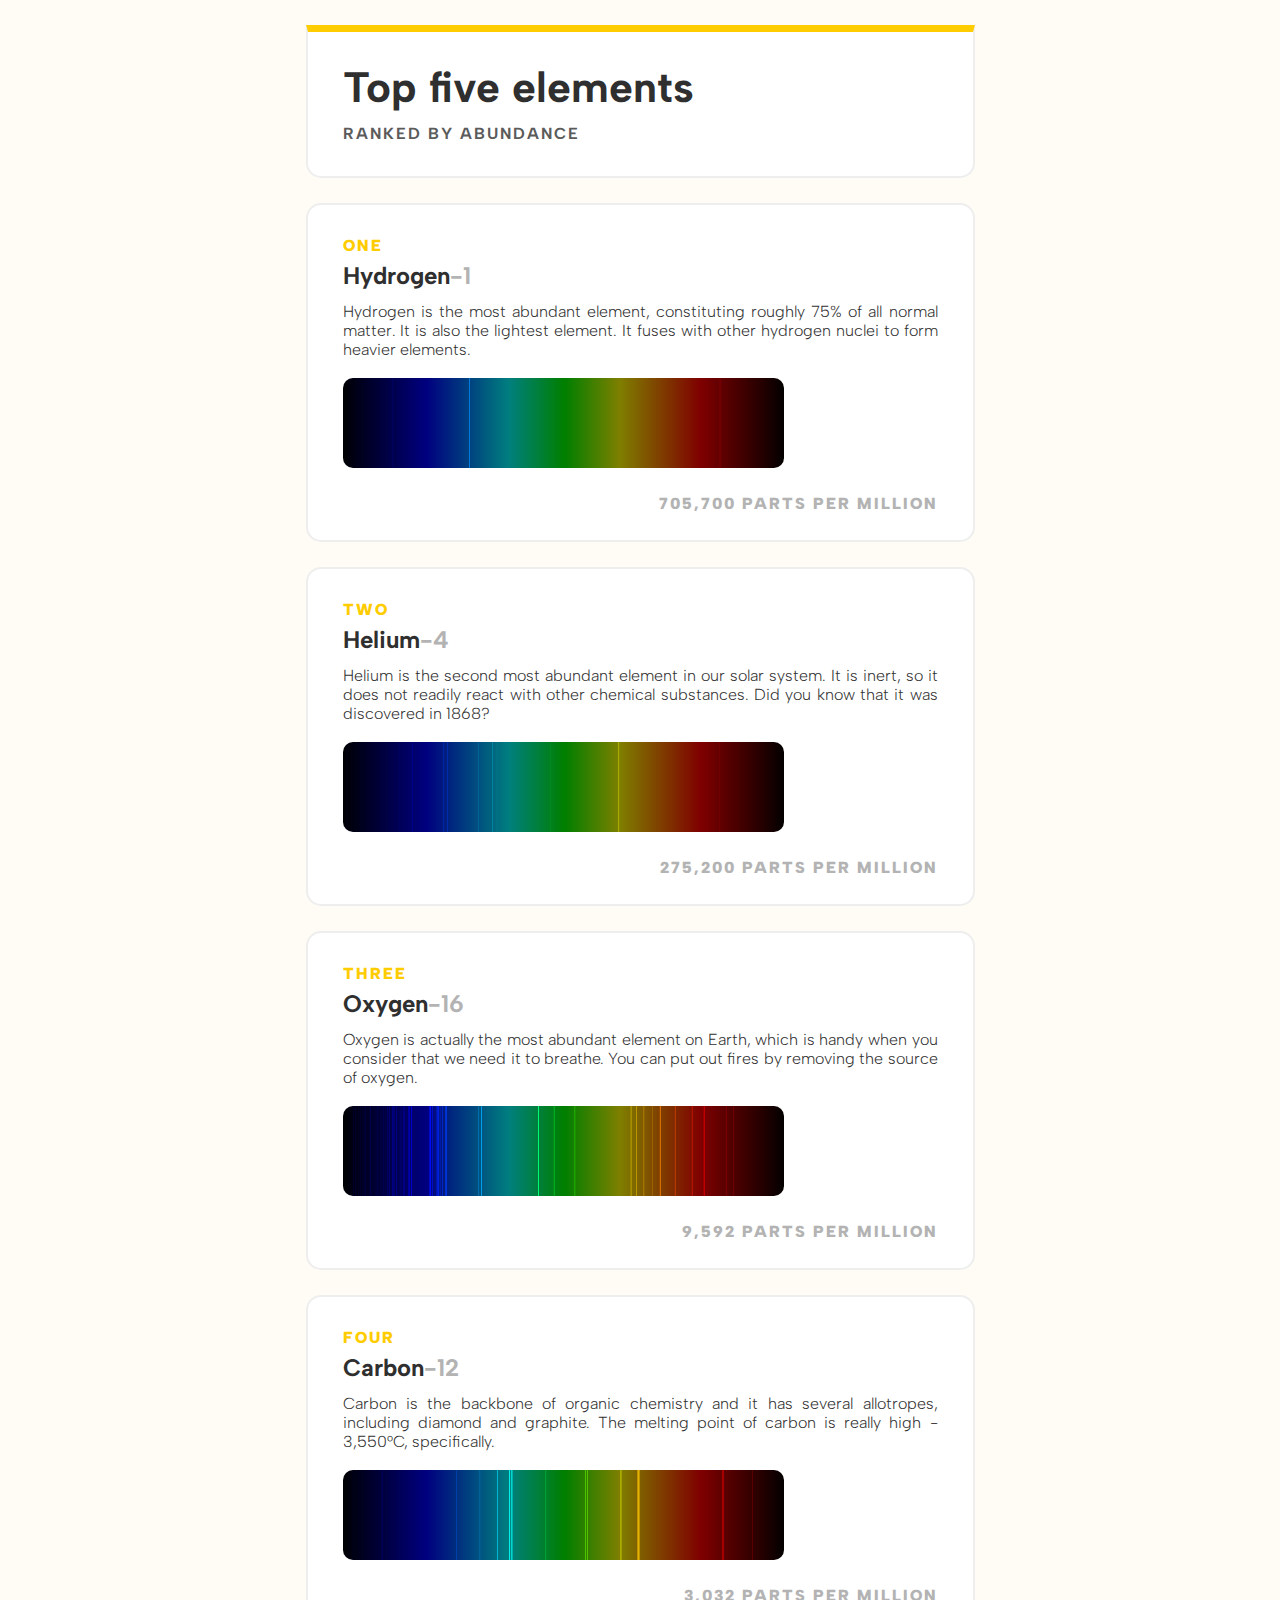
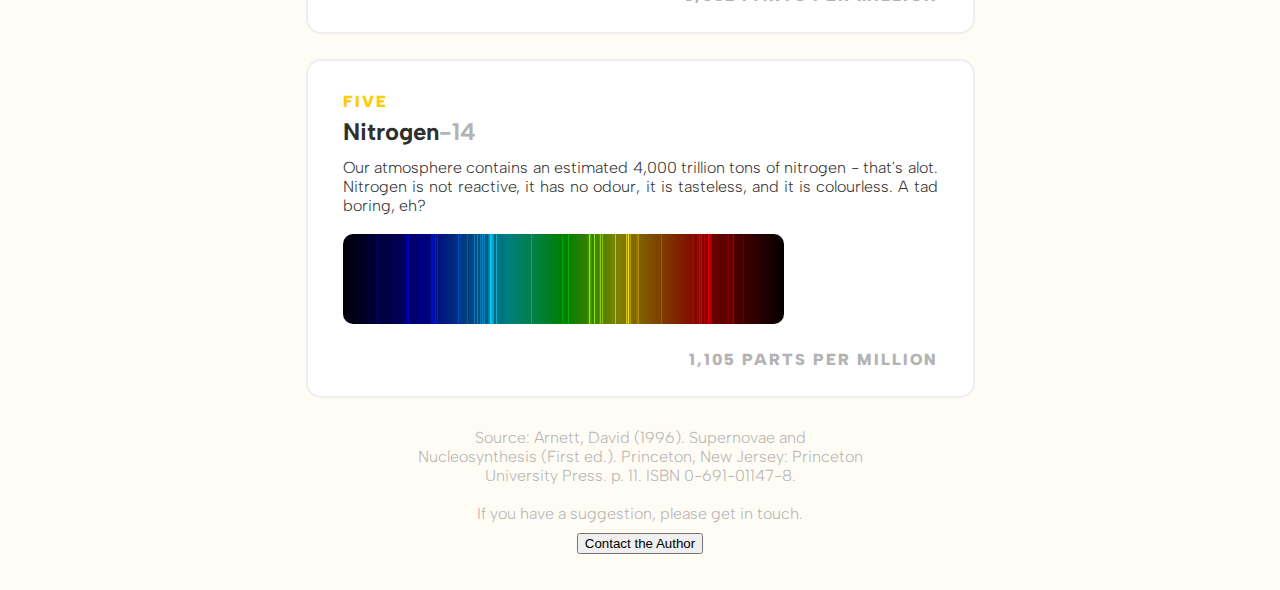
<file: index.html>
<!DOCTYPE html>
<html>

<head>
  <title>Top 5 Elements</title>
  <link href="stylesheet.css" rel="stylesheet" type="text/css" />
  <meta name="viewport" content="width=device-width">
</head>

<body>
  <div class="header borderDefault borderHeading">
    <h1>Top five elements</h1>
    <p class="subtitle">RANKED BY ABUNDANCE</p>
  </div>
  <div class="entry borderDefault">
    <p class="rank">ONE</p>
    <h2 class="nameHeading">Hydrogen<span class="atomicNumber">-1</span></h2>
    <p class="description">Hydrogen is the most abundant element, constituting roughly 75% of all normal matter. It is also the lightest element. It fuses with other hydrogen nuclei to form heavier elements.</p>
    <img src="images/HYDROGEN.png" class="spectrum" title="Spectral lines of hydrogen">
    <p class="statistic right">705,700 PARTS PER MILLION</p>
  </div>
  <div class="entry borderDefault">
    <p class="rank">TWO</p>
    <h2 class="nameHeading">Helium<span class="atomicNumber">-4</span></h2>
    <p class="description">Helium is the second most abundant element in our solar system. It is inert, so it does not readily react with other chemical substances. Did you know that it was discovered in 1868?</p>
    <img src="images/HELIUM.png" class="spectrum" title="Spectral lines of helium">
    <p class="statistic right">275,200 PARTS PER MILLION</p>
  </div>
  <div class="entry borderDefault">
    <p class="rank">THREE</p>
    <h2 class="nameHeading">Oxygen<span class="atomicNumber">-16</span></h2>
    <p class="description">Oxygen is actually the most abundant element on Earth, which is handy when you consider that we need it to breathe. You can put out fires by removing the source of oxygen.</p>
    <img src="images/OXYGEN.png" class="spectrum" title="Spectral lines of oxygen">
    <p class="statistic right">9,592 PARTS PER MILLION</p>
  </div>
  <div class="entry borderDefault">
    <p class="rank">FOUR</p>
    <h2 class="nameHeading">Carbon<span class="atomicNumber">-12</span></h2>
    <p class="description">Carbon is the backbone of organic chemistry and it has several allotropes, including diamond and graphite. The melting point of carbon is really high - 3,550°C, specifically.</p>
    <img src="images/CARBON.png" class="spectrum" title="Spectral lines of carbon">
    <p class="statistic right">3,032 PARTS PER MILLION</p>
  </div>
  <div class="entry borderDefault">
    <p class="rank">FIVE</p>
    <h2 class="nameHeading">Nitrogen<span class="atomicNumber">-14</span></h2>
    <p class="description">Our atmosphere contains an estimated 4,000 trillion tons of nitrogen - that's alot. Nitrogen is not reactive, it has no odour, it is tasteless, and it is colourless. A tad boring, eh?</p>
    <img src="images/NITROGEN.png" class="spectrum" title="Spectral lines of nitrogen">
    <p class="statistic right">1,105 PARTS PER MILLION</p>
  </div>
  <p class="footer">Source: Arnett, David (1996). Supernovae and Nucleosynthesis (First ed.). Princeton, New Jersey: Princeton University Press. p. 11. ISBN 0-691-01147-8.<br><br>
  <span class="contact"> If you have a suggestion, please get in touch.
    <form action="mailto:22jensensebastien@colchsfc.ac.uk">
      <input type="submit" value="Contact the Author">
    </form>
  </span>
  </p>
</body>

</html>
</file>
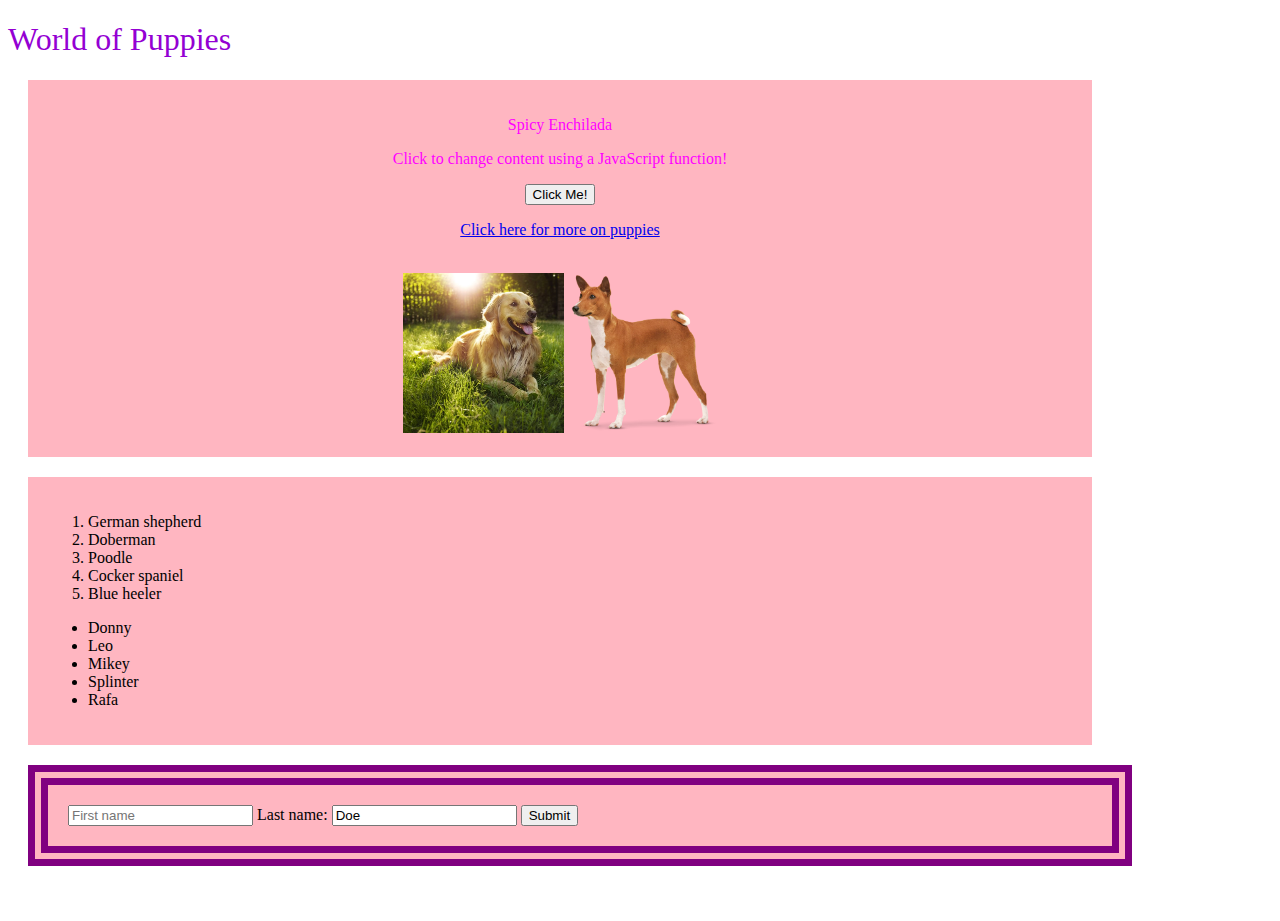
<file: world-of-puppies/index.html>
<!DOCTYPE html>
<html>

<head>
  <meta charset="utf-8">
  <meta name="viewport" content="width=device-width">
  <title>A-level CS HTML</title>
  <link href="style.css" rel="stylesheet" type="text/css" />
</head>

<body>
  <div>
    <h1 class="violetHeading">World of Puppies</h1>
    <div class="bgContent contentCentred">
      <p class="violetBody">Spicy Enchilada</p>
      <p id="demo" class="violetBody">Click to change content using a JavaScript function!</p>
      <button type="button" onclick=changeText()>Click Me!</button>
      <p class="violetBody">
        <a href="https://thekennelclub.org.uk/">Click here for more on puppies</a>
      </p>
      <br>
      <img src="images/dog1.jpg" style="height:160px">
      <img src="images/dog2.webp" style="height:160px">
    </div>
    <div class="bgContent"">
      <ol>
        <li>German shepherd</li>
        <li>Doberman</li>
        <li>Poodle</li>
        <li>Cocker spaniel</li>
        <li>Blue heeler</li>
      </ol>
      <ul>
        <li>Donny</li>
        <li>Leo</li>
        <li>Mikey</li>
        <li>Splinter</li>
        <li>Rafa</li>
      </ul>
    </div>
    <div class="bgContent bordered">
      <form action="/action_page.php">
        <input type="text" id="fname" name="fname" placeholder="First name">
        <label for="lname">Last name:</label>
        <input type="text" id="lname" name="lname" value="Doe">
        <input type="submit" value="Submit">
    </div>

    <script src="script.js"></script>
</body>

</html>
</file>
<file: stylesheet.css>
@import url('https://fonts.googleapis.com/css2?family=Albert+Sans:wght@300;500;700;900&display=swap');
@import url('https://fonts.googleapis.com/css2?family=Merriweather:wght@300&display=swap');

body {
  background-color: #fffcf5;
}

div {
  margin: auto;
  width: 70vmin;
  transition: box-shadow .2s;
}

div:hover {
  box-shadow: 0 0 11px rgba(33,33,33,.1);
  border-color: #feb407;
}

h1 {
  margin-bottom: 11px;
}

.header {
  font-size: 16pt;
  font-family: 'Albert Sans', sans-serif;
  font-weight: 700;
  padding-left: 35px;
  margin-top: 25px;
  color: #2f2f2f;
}

.entry {
  padding-left: 35px;
  margin-top: 25px;
  width: 70vmin;
}

.nameHeading {
  margin-top: -10px;
  margin-bottom: -10px;
  font-weight: 700;
  font-family: 'Albert Sans', sans-serif;
  color: #2f2f2f;
}

.atomicNumber {
  color: #b3b3b3;
}

.rank {
  padding-top: 15px;
  color: #ffcc00;
  font-weight: 900;
  font-family: 'Albert Sans', sans-serif;
  letter-spacing: 2px;
}

.statistic {
  font-weight: 900;
  font-family: 'Albert Sans', sans-serif;
  padding-top: 6px;
  letter-spacing: 2px;
  color: #b3b3b3;
  padding-bottom:11px;
}

.subtitle {
  margin-top: 0;
  font-size: 12pt;
  padding-bottom: 17px;
  font-weight: 700;
  letter-spacing: 2px;
  font-family: 'Albert Sans', sans-serif;
  color: #5b5b5b;
}

.borderDefault {
  border-color: #eeeeee;
  border-style: solid;
  border-width: 2px;
  border-radius: 15px;
  background-color: white;
}

.borderHeading {
  border-top: 7px solid #ffcc00;
  border-radius: 0px 0px 15px 15px;
}

.right {
  text-align: right;
  padding-right: 35px;
  padding-left: 0;
}

.description {
  padding-top: 6px;
  padding-bottom: 3px;
  padding-right: 35px;
  font-family: 'Albert Sans', sans-serif;
  font-weight: 300;
  color: #2f2f2f;
  text-align: justify;
}

.spectrum {
  width: 70%;
  height: 90px;
  padding-left: 0;
  border-radius: 10px
}

.footer {
  font-family: 'Albert Sans', sans-serif;
  font-weight: 300;
  text-align: center;
  padding-top: 30px;
  padding-bottom: 10px;
  width: 50vmin;
  margin: auto;
  color: #b3b3b3;
}

form {
  text-align: center;
  padding-bottom: 20px;
}
</file>
<file: world-of-puppies/style.css>
html, body {
  height: 100%;
  width: 100%;
}

.violetHeading {
  font-family: 'Lucida Sans Regular';
  color:darkviolet;
  font-size:24pt;
  font-weight:400;
}

.violetBody {
  font-family: 'Lucida Sans Regular';
  color:magenta;
  font-size:12pt;
  font-weight:200;
}

#bgDiv {
  margin:auto;
  width:80%;
  background-color:violet;
  padding:20px;
}

.bgContent {
  margin:20px;
  width:80%;
  background-color:lightpink;
  padding:20px;
}

.contentCentred{
  text-align:center;
}

.bordered{
  border-color:purple;
  border-style:double;
  border-width:20px;
}
</file>
